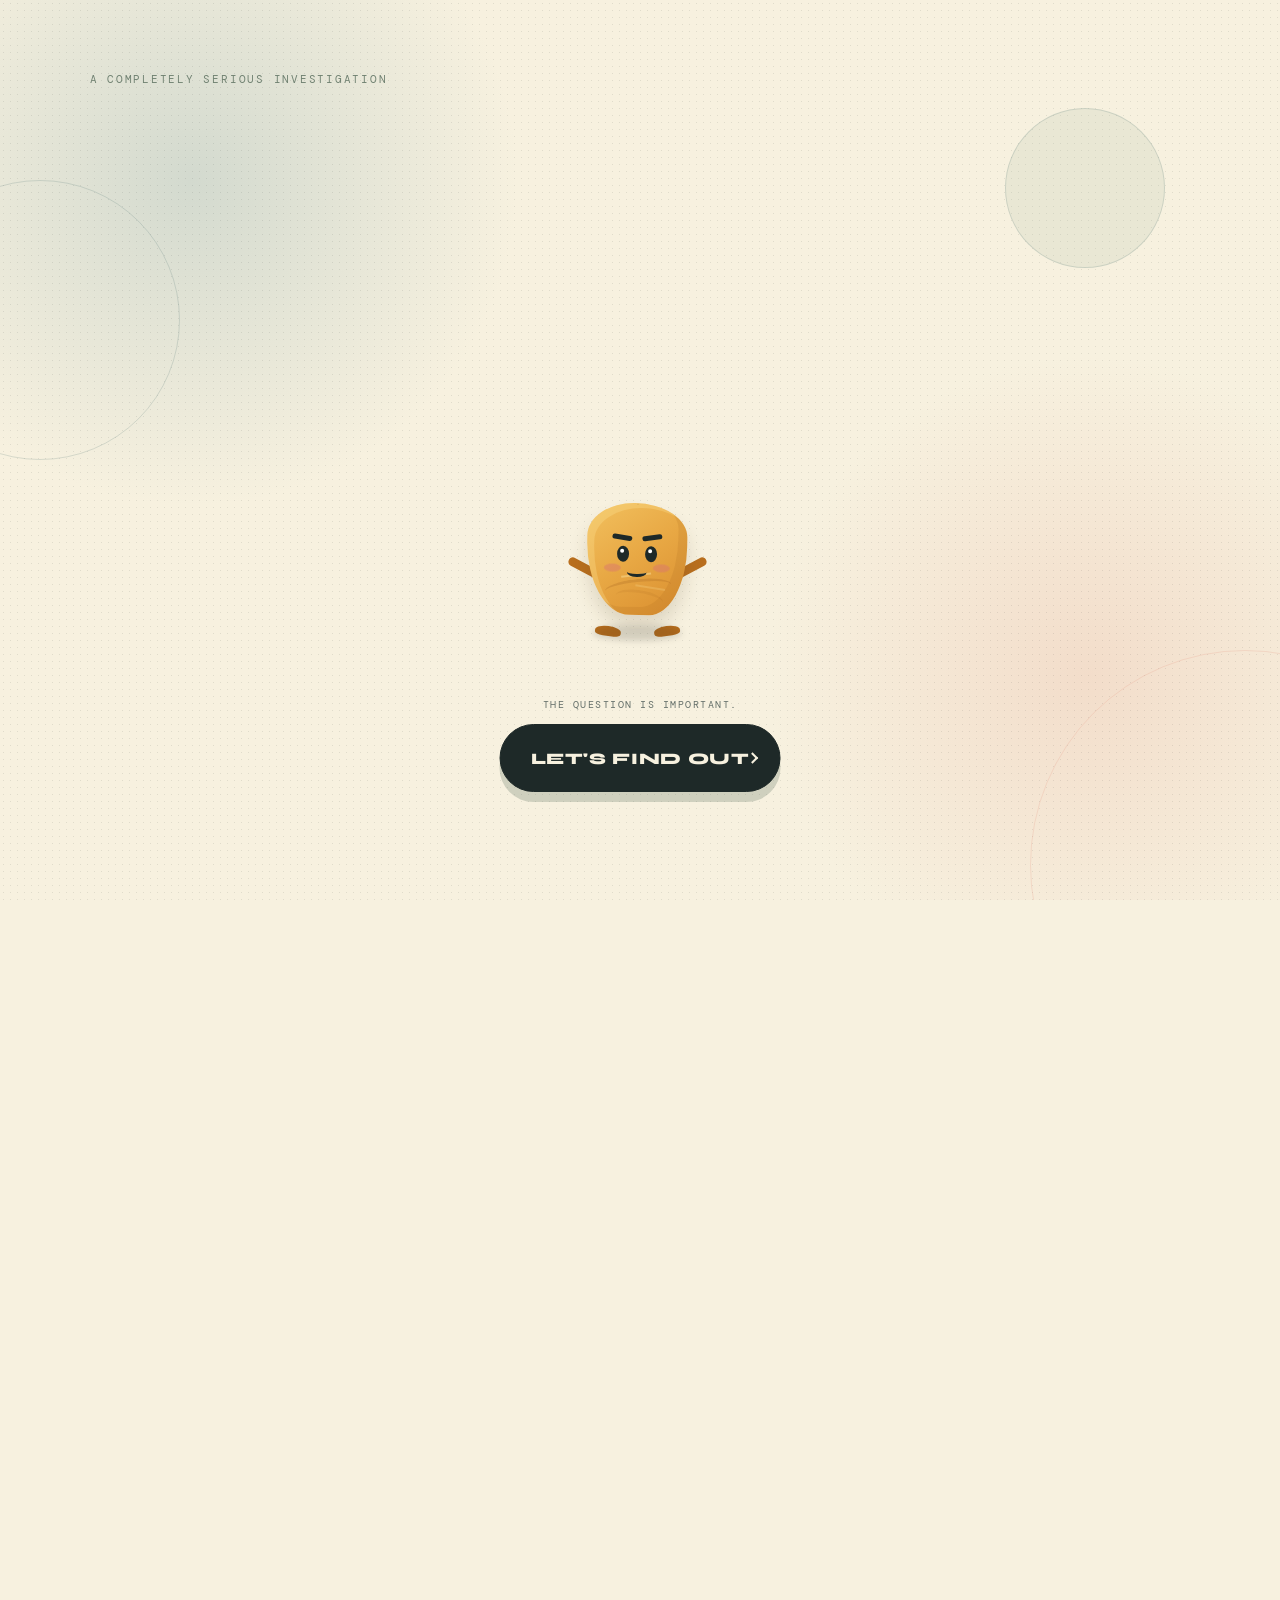
<file: frontend/index.html>
<!DOCTYPE html>
<html lang="en">
<head>
    <meta charset="UTF-8">
    <meta name="viewport" content="width=device-width, initial-scale=1.0">

    <title>Samosa Sanctity Index</title>

    <link rel="preconnect" href="https://fonts.googleapis.com">
    <link rel="preconnect" href="https://fonts.gstatic.com" crossorigin>

    <link href="https://fonts.googleapis.com/css2?family=DM+Mono:wght@400;500&family=Fraunces:opsz,wght@9..144,500;9..144,600;9..144,700&family=Manrope:wght@400;500;600;700;800&family=Syne:wght@600;700;800&display=swap" rel="stylesheet">

    <link rel="stylesheet" href="style.css">
</head>

<body>

<div class="world">

    <!-- =====================================================
         INTRO
    ====================================================== -->

    <section class="scene intro-scene active" id="introScene">

        <div class="intro-grain"></div>

        <div class="floating-shape shape-one"></div>
        <div class="floating-shape shape-two"></div>
        <div class="floating-shape shape-three"></div>

        <div class="intro-copy">
            <div class="tiny-label">A COMPLETELY SERIOUS INVESTIGATION</div>
        </div>

        <!-- MASCOT -->
        <div class="mascot-wrap intro-mascot" id="introMascot">

            <div class="mascot-shadow"></div>

            <div class="mascot">

                <div class="mascot-body">

                    <div class="pastry-fold"></div>
                    <div class="pastry-fold fold-two"></div>

                    <div class="face">

                        <div class="eyebrow eyebrow-left"></div>
                        <div class="eyebrow eyebrow-right"></div>

                        <div class="eye eye-left">
                            <span></span>
                        </div>

                        <div class="eye eye-right">
                            <span></span>
                        </div>

                        <div class="blush blush-left"></div>
                        <div class="blush blush-right"></div>

                        <div class="mouth"></div>

                    </div>

                </div>

                <div class="arm arm-left"></div>
                <div class="arm arm-right"></div>

                <div class="foot foot-left"></div>
                <div class="foot foot-right"></div>

            </div>

            <div class="speech-bubble intro-bubble" id="introBubble">
                Have you ever wondered if you're... somewhat geometrically perfect?
            </div>

        </div>

        <div class="intro-cta">
            <div class="cta-caption">THE QUESTION IS IMPORTANT.</div>

            <button class="find-button" id="findButton">
                <span>LET'S FIND OUT</span>
                <i></i>
            </button>
        </div>

    </section>


    <!-- =====================================================
         LAB / UPLOAD
    ====================================================== -->

    <section class="scene lab-scene" id="labScene">

        <div class="lab-background">
            <div class="grid-lines"></div>
            <div class="lab-orb orb-a"></div>
            <div class="lab-orb orb-b"></div>
        </div>

        <header class="lab-header">

            <div>
                <div class="eyebrow-label">THE SAMOSA LABORATORY</div>

                <h1>
                    SAMOSA
                    <span>SANCTITY</span>
                    INDEX
                </h1>
            </div>

            <div class="header-stamp">
                <span>STATUS</span>
                <strong>ACCEPTING SPECIMENS</strong>
            </div>

        </header>


        <div class="lab-content">

            <div class="lab-introduction">

                <div class="handwritten">
                    Welcome to the investigation.
                </div>

                <p>
                    We are going to compare your samosa against a
                    suspiciously precise idea of geometric perfection.
                </p>

                <div class="measurement-list">

                    <div>
                        <span>01</span>
                        <strong>ANGLES</strong>
                        <small>Are the corners behaving?</small>
                    </div>

                    <div>
                        <span>02</span>
                        <strong>SIDES</strong>
                        <small>Are the proportions respectable?</small>
                    </div>

                    <div>
                        <span>03</span>
                        <strong>SYMMETRY</strong>
                        <small>Are both sides friends?</small>
                    </div>

                </div>

            </div>


            <!-- SPECIMEN AREA -->
            <div class="specimen-zone">

                <div class="specimen-label">
                    <span>SPECIMEN 001</span>
                    <i></i>
                    <span>AWAITING SAMOSA</span>
                </div>

                <div class="specimen-box" id="specimenBox">

                    <div class="specimen-corner corner-tl"></div>
                    <div class="specimen-corner corner-tr"></div>
                    <div class="specimen-corner corner-bl"></div>
                    <div class="specimen-corner corner-br"></div>

                    <div class="empty-specimen" id="emptySpecimen">

                        <div class="plate-ring"></div>

                        <h2>PRESENT YOUR SAMOSA</h2>

                        <p>
                            Place a photograph here.
                            The tribunal awaits.
                        </p>

                        <label class="upload-button" for="fileInput">
                            CHOOSE SPECIMEN
                        </label>

                        <input
                            type="file"
                            id="fileInput"
                            accept="image/*"
                            hidden
                        >

                    </div>


                    <div class="preview-area" id="previewArea">

                        <img id="previewImage" alt="Uploaded samosa">

                        <div class="preview-overlay">
                            <span>SPECIMEN ACQUIRED</span>
                            <small id="fileName">image.jpg</small>
                        </div>

                    </div>

                </div>


                <!-- MASCOT OUTSIDE BOX -->
                <div class="mascot-guide" id="labMascot">

                    <div class="mascot lab-character">

                        <div class="mascot-body">

                            <div class="pastry-fold"></div>
                            <div class="pastry-fold fold-two"></div>

                            <div class="face">

                                <div class="eyebrow eyebrow-left"></div>
                                <div class="eyebrow eyebrow-right"></div>

                                <div class="eye eye-left">
                                    <span></span>
                                </div>

                                <div class="eye eye-right">
                                    <span></span>
                                </div>

                                <div class="blush blush-left"></div>
                                <div class="blush blush-right"></div>

                                <div class="mouth"></div>

                            </div>

                        </div>

                        <div class="arm arm-left"></div>
                        <div class="arm arm-right"></div>

                        <div class="foot foot-left"></div>
                        <div class="foot foot-right"></div>

                    </div>

                    <div class="speech-bubble lab-bubble" id="labBubble">
                        Hmm. I hope you brought a good one.
                    </div>

                </div>

            </div>

        </div>


        <div class="lab-footer">

            <button class="examine-button" id="examineButton" disabled>
                <span>BEGIN EXAMINATION</span>
                <i>→</i>
            </button>

            <div class="footer-note">
                <span class="status-dot"></span>
                COMPUTER VISION READY
            </div>

        </div>

    </section>


    <!-- =====================================================
         ANALYSIS
    ====================================================== -->

    <section class="scene analysis-scene" id="analysisScene">

        <div class="analysis-background">
            <div class="analysis-grid"></div>
        </div>

        <div class="analysis-top">

            <div>
                <div class="eyebrow-label">LIVE SPECIMEN EXAMINATION</div>
                <h1>WE ARE TAKING THIS <em>VERY</em> SERIOUSLY.</h1>
            </div>

            <div class="analysis-status">
                <span class="status-dot"></span>
                <span id="analysisStatus">OBSERVING...</span>
            </div>

        </div>


        <div class="analysis-layout">

            <div class="analysis-specimen">

                <div class="scan-frame">

                    <img id="analysisImage" alt="Specimen under analysis">

                    <div class="scan-line"></div>

                    <div class="scan-corner scan-tl"></div>
                    <div class="scan-corner scan-tr"></div>
                    <div class="scan-corner scan-bl"></div>
                    <div class="scan-corner scan-br"></div>

                    <div class="scan-tag">
                        <span>SPECIMEN</span>
                        <strong>UNDER OBSERVATION</strong>
                    </div>

                </div>

            </div>


            <div class="analysis-console">

                <div class="console-header">
                    <span>THE THINGS WE ARE THINKING ABOUT</span>
                    <span id="analysisCounter">01 / 07</span>
                </div>

                <div class="console-message" id="consoleMessage">
                    THE LITTLE TRIANGLE HAS ENTERED THE ROOM.
                </div>

                <div class="console-lines">

                    <div class="console-line" id="lineShape">
                        <span>01</span>
                        <b>SHAPE</b>
                        <i>waiting</i>
                    </div>

                    <div class="console-line" id="lineCorners">
                        <span>02</span>
                        <b>CORNERS</b>
                        <i>waiting</i>
                    </div>

                    <div class="console-line" id="lineAngles">
                        <span>03</span>
                        <b>ANGLES</b>
                        <i>waiting</i>
                    </div>

                    <div class="console-line" id="lineSides">
                        <span>04</span>
                        <b>SIDES</b>
                        <i>waiting</i>
                    </div>

                    <div class="console-line" id="lineSymmetry">
                        <span>05</span>
                        <b>SYMMETRY</b>
                        <i>waiting</i>
                    </div>

                    <div class="console-line" id="lineVerdict">
                        <span>06</span>
                        <b>VERDICT</b>
                        <i>waiting</i>
                    </div>

                </div>


                <div class="analysis-mascot">

                    <div class="mascot mini-character">

                        <div class="mascot-body">

                            <div class="pastry-fold"></div>
                            <div class="pastry-fold fold-two"></div>

                            <div class="face">

                                <div class="eyebrow eyebrow-left"></div>
                                <div class="eyebrow eyebrow-right"></div>

                                <div class="eye eye-left">
                                    <span></span>
                                </div>

                                <div class="eye eye-right">
                                    <span></span>
                                </div>

                                <div class="blush blush-left"></div>
                                <div class="blush blush-right"></div>

                                <div class="mouth"></div>

                            </div>

                        </div>

                        <div class="arm arm-left"></div>
                        <div class="arm arm-right"></div>

                        <div class="foot foot-left"></div>
                        <div class="foot foot-right"></div>

                    </div>

                    <div class="speech-bubble analysis-bubble" id="analysisBubble">
                        That side is giving me a look.
                    </div>

                </div>

            </div>

        </div>

    </section>


    <!-- =====================================================
         RESULTS
    ====================================================== -->

    <section class="scene result-scene" id="resultScene">

        <div class="result-background">
            <div class="result-glow"></div>
            <div class="result-orbit orbit-one"></div>
            <div class="result-orbit orbit-two"></div>
        </div>


        <!-- SUCCESS -->
        <div class="result-content" id="successResult">

            <div class="result-kicker">
                <span class="status-dot"></span>
                INVESTIGATION COMPLETE
            </div>

            <div class="score-area">

                <div class="score-label">
                    SAMOSA SANCTITY
                </div>

                <div class="score">
                    <span id="scoreNumber">0</span>
                    <small>%</small>
                </div>

                <div class="score-rule"></div>

                <h1 id="verdictTitle">
                    THE CHOSEN SAMOSA
                </h1>

                <p id="verdictMessage">
                    Geometry this disciplined is frankly suspicious.
                </p>

                <div class="congratulations" id="congratulations">
                    CONGRATULATIONS.
                </div>

            </div>


            <!-- CORE METRICS + GEOMETRY -->
            <div class="result-lower">

                <div class="metrics">

                    <div class="metric">

                        <div class="metric-top">
                            <span>ANGLE CONFORMITY</span>
                            <strong id="angleScore">0%</strong>
                        </div>

                        <div class="metric-bar">
                            <i id="angleBar"></i>
                        </div>

                    </div>


                    <div class="metric">

                        <div class="metric-top">
                            <span>SIDE CONFORMITY</span>
                            <strong id="sideScore">0%</strong>
                        </div>

                        <div class="metric-bar">
                            <i id="sideBar"></i>
                        </div>

                    </div>


                    <div class="metric">

                        <div class="metric-top">
                            <span>SYMMETRY</span>
                            <strong id="symmetryScore">0%</strong>
                        </div>

                        <div class="metric-bar">
                            <i id="symmetryBar"></i>
                        </div>

                    </div>

                </div>


                <div class="geometry-card">

                    <div class="geometry-heading">
                        <span>MEASURED GEOMETRY</span>
                        <small>actual specimen values</small>
                    </div>

                    <div class="geometry-diagram">

                        <div class="triangle-drawing">
                            <div class="triangle-shape"></div>

                            <span class="angle-label apex-label" id="apexAngle">
                                70°
                            </span>

                            <span class="angle-label left-angle" id="leftAngle">
                                55°
                            </span>

                            <span class="angle-label right-angle" id="rightAngle">
                                55°
                            </span>

                        </div>

                        <div class="side-values">

                            <div>
                                <span>LEFT</span>
                                <strong id="leftSide">—</strong>
                            </div>

                            <div>
                                <span>RIGHT</span>
                                <strong id="rightSide">—</strong>
                            </div>

                            <div>
                                <span>BASE</span>
                                <strong id="baseSide">—</strong>
                            </div>

                        </div>

                    </div>

                </div>

            </div>


            <!-- SSI BREAKDOWN -->
            <div class="result-breakdown">

                <div class="pie-panel">

                    <div class="ssi-pie" id="ssiPie">

                        <div class="ssi-pie-center">
                            <strong id="pieScore">0%</strong>
                            <span>FINAL SSI</span>
                        </div>

                    </div>

                </div>


                <div class="breakdown-info">

                    <div class="breakdown-heading">
                        HOW THE SSI IS COMPOSED
                    </div>

                    <p class="breakdown-intro">
                        The final score is built from the three measured
                        conformity scores using their fixed weights.
                        The pie shows the actual contribution of each
                        component to this specimen's final SSI.
                    </p>

                    <div class="breakdown-row">

                        <span class="breakdown-dot angle-dot"></span>

                        <div>
                            <strong>ANGLE CONFORMITY</strong>
                            <small>35% of final SSI</small>
                        </div>

                        <strong id="angleContribution">—</strong>

                    </div>


                    <div class="breakdown-row">

                        <span class="breakdown-dot side-dot"></span>

                        <div>
                            <strong>SIDE CONFORMITY</strong>
                            <small>35% of final SSI</small>
                        </div>

                        <strong id="sideContribution">—</strong>

                    </div>


                    <div class="breakdown-row">

                        <span class="breakdown-dot symmetry-dot"></span>

                        <div>
                            <strong>SYMMETRY</strong>
                            <small>30% of final SSI</small>
                        </div>

                        <strong id="symmetryContribution">—</strong>

                    </div>

                </div>

            </div>


            <!-- DETECTION EVIDENCE -->
            <div class="evidence-card">

                <div class="evidence-heading">
                    <span>DETECTION EVIDENCE</span>
                    <small>computer vision output</small>
                </div>

                <div class="evidence-grid">

                    <div class="evidence-item">
                        <span>DETECTION CONFIDENCE</span>
                        <strong id="detectionConfidence">—</strong>
                    </div>

                    <div class="evidence-item">
                        <span>COLOR SCORE</span>
                        <strong id="colorEvidence">—</strong>
                    </div>

                    <div class="evidence-item">
                        <span>SHAPE SCORE</span>
                        <strong id="shapeEvidence">—</strong>
                    </div>

                    <div class="evidence-item">
                        <span>TRIANGLE IDENTITY</span>
                        <strong id="triangleEvidence">—</strong>
                    </div>

                </div>

            </div>


            <!-- EXPLANATION -->
            <div class="explanation">

                <div class="explanation-heading">
                    HOW THE VERDICT WAS REACHED
                </div>

                <p>
                    <strong>ANGLE CONFORMITY</strong> —
                    How close are the corners to the ideal samosa shape?
                    The three corners are compared with the chosen ideal angles:
                    70° at the tip and 55° at each base corner.
                    Closer angles receive a higher score.
                </p>

                <p>
                    <strong>SIDE CONFORMITY</strong> —
                    Are the sides in the right proportions?
                    The measured side lengths are compared with the proportions
                    expected from the ideal triangle.
                </p>

                <p>
                    <strong>SYMMETRY</strong> —
                    Do the two sloping sides agree with each other?
                    The closer they are in length, the more symmetrical the specimen is.
                </p>

                <p>
                    <strong>FINAL SSI</strong> —
                    So... how geometrically samosa is this samosa?
                    The final score combines angle conformity (35%),
                    side conformity (35%), and symmetry (30%).
                </p>

                <div class="weakest-metric" id="weakestMetric"></div>

            </div>


            <div class="result-mascot">

                <div class="mascot result-character">

                    <div class="mascot-body">

                        <div class="pastry-fold"></div>
                        <div class="pastry-fold fold-two"></div>

                        <div class="face">

                            <div class="eyebrow eyebrow-left"></div>
                            <div class="eyebrow eyebrow-right"></div>

                            <div class="eye eye-left">
                                <span></span>
                            </div>

                            <div class="eye eye-right">
                                <span></span>
                            </div>

                            <div class="blush blush-left"></div>
                            <div class="blush blush-right"></div>

                            <div class="mouth"></div>

                        </div>

                    </div>

                    <div class="arm arm-left"></div>
                    <div class="arm arm-right"></div>

                    <div class="foot foot-left"></div>
                    <div class="foot foot-right"></div>

                </div>

                <div class="speech-bubble result-bubble" id="resultBubble">
                    Oh. OH. We did it.
                </div>

            </div>


            <button class="again-button" id="againButton">
                EXAMINE ANOTHER SAMOSA
                <span>↗</span>
            </button>

        </div>


        <!-- NON SAMOSA -->
        <div class="rejection-content" id="rejectionResult">

            <div class="rejection-symbol">?</div>

            <div class="result-kicker">
                SPECIMEN STATUS
            </div>

            <h1 id="rejectionTitle">
                SPECIMEN REJECTED
            </h1>

            <p id="rejectionMessage">
                The evidence does not meet the requirements for samosa status.
            </p>

            <div class="rejection-mascot">

                <div class="mascot sad-character">

                    <div class="mascot-body">

                        <div class="pastry-fold"></div>
                        <div class="pastry-fold fold-two"></div>

                        <div class="face">

                            <div class="eyebrow eyebrow-left"></div>
                            <div class="eyebrow eyebrow-right"></div>

                            <div class="eye eye-left">
                                <span></span>
                            </div>

                            <div class="eye eye-right">
                                <span></span>
                            </div>

                            <div class="blush blush-left"></div>
                            <div class="blush blush-right"></div>

                            <div class="mouth"></div>

                        </div>

                    </div>

                    <div class="arm arm-left"></div>
                    <div class="arm arm-right"></div>

                    <div class="foot foot-left"></div>
                    <div class="foot foot-right"></div>

                </div>

                <div class="speech-bubble rejection-bubble" id="rejectionBubble">
                    I thought we had something.
                </div>

            </div>

            <button class="again-button" id="retryButton">
                TRY ANOTHER SPECIMEN
                <span>↗</span>
            </button>

        </div>


        <!-- PROFILE UNCOOPERATIVE -->
        <div class="profile-content" id="profileResult">

            <div class="profile-icon">△</div>

            <div class="result-kicker">
                SAMOSA CONFIRMED
            </div>

            <h1>GEOMETRY UNAVAILABLE</h1>

            <p id="profileMessage">
                This is definitely a samosa.
                Unfortunately, it has chosen a deeply inconvenient angle.
            </p>

            <div class="profile-mascot">

                <div class="mascot concerned-character">

                    <div class="mascot-body">

                        <div class="pastry-fold"></div>
                        <div class="pastry-fold fold-two"></div>

                        <div class="face">

                            <div class="eyebrow eyebrow-left"></div>
                            <div class="eyebrow eyebrow-right"></div>

                            <div class="eye eye-left">
                                <span></span>
                            </div>

                            <div class="eye eye-right">
                                <span></span>
                            </div>

                            <div class="blush blush-left"></div>
                            <div class="blush blush-right"></div>

                            <div class="mouth"></div>

                        </div>

                    </div>

                    <div class="arm arm-left"></div>
                    <div class="arm arm-right"></div>

                    <div class="foot foot-left"></div>
                    <div class="foot foot-right"></div>

                </div>

                <div class="speech-bubble profile-bubble">
                    Please rotate me. I cannot work under these conditions.
                </div>

            </div>

            <button class="again-button" id="profileRetryButton">
                TRY ANOTHER ANGLE
                <span>↗</span>
            </button>

        </div>


        <!-- ERROR -->
        <div class="profile-content" id="errorResult">

            <div class="profile-icon">!</div>

            <div class="result-kicker">
                THE LAB HAS A PROBLEM
            </div>

            <h1>THE SAMOSA REFUSED TO COOPERATE.</h1>

            <p id="errorMessage">
                Something went wrong while examining the specimen.
            </p>

            <button class="again-button" id="errorRetryButton">
                TRY AGAIN
                <span>↗</span>
            </button>

        </div>

    </section>

</div>

<script src="script.js"></script>

</body>
</html>
</file>
<file: frontend/style.css>
:root {
    --ivory: #f7f1df;
    --ivory-deep: #eee5cf;

    --sage: #aebda5;
    --sage-dark: #718272;

    --blue: #8faeb0;
    --blue-dark: #466a6b;

    --peach: #e6a18c;
    --pink: #d9949e;

    --saffron: #e8a844;
    --saffron-dark: #b96f1e;

    --ink: #1e2928;
    --muted: #65706a;

    --line: rgba(30, 41, 40, .16);

    --mono: "DM Mono", monospace;
    --body: "Manrope", sans-serif;
    --display: "Syne", sans-serif;
    --editorial: "Fraunces", serif;
}

* {
    box-sizing: border-box;
    margin: 0;
    padding: 0;
}

html,
body {
    width: 100%;
    min-height: 100%;
}

body {
    overflow-x: hidden;
    background: var(--ivory);
    color: var(--ink);
    font-family: var(--body);
}

button,
input {
    font: inherit;
}

button {
    cursor: pointer;
}

.world {
    width: 100%;
    min-height: 100vh;
    overflow: hidden;
}

.scene {
    position: relative;
    width: 100%;
    min-height: 100vh;
    overflow: hidden;
}


/* =========================================================
   INTRO
========================================================= */

.intro-scene {
    background:
        radial-gradient(circle at 15% 20%, rgba(143,174,176,.35), transparent 25%),
        radial-gradient(circle at 85% 75%, rgba(230,161,140,.25), transparent 25%),
        var(--ivory);
    display: flex;
    align-items: center;
    justify-content: center;

    transition:
        opacity .8s ease,
        transform 1s cubic-bezier(.7,0,.2,1);
}

.intro-scene.leaving {
    opacity: 0;
    transform: scale(1.08);
    pointer-events: none;
}

.intro-grain {
    position: absolute;
    inset: 0;
    pointer-events: none;
    opacity: .2;

    background-image:
        radial-gradient(rgba(30,41,40,.5) .5px, transparent .5px);

    background-size: 7px 7px;
    mix-blend-mode: multiply;
}

.intro-copy {
    position: absolute;
    top: 8vh;
    left: 7vw;
}

.tiny-label,
.eyebrow-label {
    font-family: var(--mono);
    font-size: 11px;
    letter-spacing: .16em;
    text-transform: uppercase;
    color: var(--sage-dark);
}

.floating-shape {
    position: absolute;
    border: 1px solid rgba(70,106,107,.18);
    border-radius: 50%;
}

.shape-one {
    width: 280px;
    height: 280px;
    left: -100px;
    top: 20%;
}

.shape-two {
    width: 160px;
    height: 160px;
    right: 9%;
    top: 12%;
    background: rgba(174,189,165,.18);
}

.shape-three {
    width: 430px;
    height: 430px;
    right: -180px;
    bottom: -180px;
    border-color: rgba(230,161,140,.25);
}


/* =========================================================
   MASCOT
========================================================= */

.mascot-wrap {
    position: absolute;
    z-index: 20;
}

.intro-mascot {
    left: -180px;
    bottom: 29vh;
}

.mascot {
    position: relative;
    width: 135px;
    height: 145px;
}

.mascot-body {
    position: absolute;
    width: 100px;
    height: 112px;
    left: 17px;
    top: 9px;

    background:
        linear-gradient(
            145deg,
            #f2c15f 0%,
            var(--saffron) 48%,
            #d98d2e 100%
        );

    border-radius: 48% 54% 38% 44% / 30% 31% 63% 67%;

    transform: rotate(1deg);

    box-shadow:
        inset -9px -8px 0 rgba(158,91,26,.14),
        inset 7px 5px 0 rgba(255,235,159,.25),
        0 12px 18px rgba(80,60,30,.15);
}

.mascot-body::before {
    content: "";
    position: absolute;
    inset: 0;

    clip-path: polygon(
        50% 0%,
        94% 82%,
        72% 94%,
        29% 94%,
        6% 82%
    );

    background: transparent;
    border: 2px solid rgba(154,91,28,.15);
}

.pastry-fold {
    position: absolute;
    width: 67px;
    height: 18px;

    top: 76px;
    left: 18px;

    border-top: 3px solid rgba(154,91,28,.23);
    border-radius: 50%;

    transform: rotate(-7deg);
}

.pastry-fold::after {
    content: "";
    position: absolute;
    left: 18px;
    top: -8px;

    width: 30px;
    height: 2px;

    background: rgba(255,237,171,.4);
}

.fold-two {
    top: 87px;
    left: 29px;
    width: 48px;
    opacity: .5;
    transform: rotate(8deg);
}


/* FACE */

.face {
    position: absolute;
    inset: 0;
}

.eye {
    position: absolute;

    width: 12px;
    height: 16px;

    top: 43px;

    background: var(--ink);
    border-radius: 50%;
    z-index: 5;

    transition:
        transform .3s ease,
        height .3s ease;
}

.eye span {
    position: absolute;
    width: 4px;
    height: 4px;
    background: white;
    border-radius: 50%;
    top: 3px;
    left: 3px;
}

.eye-left {
    left: 30px;
}

.eye-right {
    right: 30px;
}

.eyebrow {
    position: absolute;
    width: 20px;
    height: 5px;

    top: 32px;

    background: var(--ink);
    border-radius: 100px;

    z-index: 6;

    transition: transform .35s ease;
}

.eyebrow-left {
    left: 25px;
    transform: rotate(8deg);
}

.eyebrow-right {
    right: 25px;
    transform: rotate(-8deg);
}

.blush {
    position: absolute;

    width: 17px;
    height: 8px;

    top: 61px;

    background: rgba(217,118,110,.48);
    border-radius: 50%;

    filter: blur(.5px);
}

.blush-left {
    left: 17px;
}

.blush-right {
    right: 17px;
}

.mouth {
    position: absolute;

    width: 20px;
    height: 10px;

    left: 40px;
    top: 64px;

    border-bottom: 3px solid var(--ink);
    border-radius: 0 0 50% 50%;

    transition:
        width .3s ease,
        height .3s ease,
        border .3s ease;
}


/* ARMS */

.arm {
    position: absolute;

    width: 33px;
    height: 9px;

    top: 69px;

    background: var(--saffron-dark);
    border-radius: 100px;

    z-index: -1;

    transform-origin: center;
}

.arm-left {
    left: -3px;
    transform: rotate(28deg);
}

.arm-right {
    right: -3px;
    transform: rotate(-28deg);
}


/* FEET */

.foot {
    position: absolute;

    width: 26px;
    height: 10px;

    bottom: 3px;

    background: var(--saffron-dark);
    border-radius: 70% 70% 45% 45%;

    z-index: -1;
}

.foot-left {
    left: 25px;
    transform: rotate(8deg);
}

.foot-right {
    right: 25px;
    transform: rotate(-8deg);
}


/* MASCOT EXPRESSIONS */

.mascot.happy .mouth {
    height: 14px;
    width: 24px;
}

.mascot.happy .eyebrow-left {
    transform: rotate(-13deg) translateY(-4px);
}

.mascot.happy .eyebrow-right {
    transform: rotate(13deg) translateY(-4px);
}

.mascot.excited .eye {
    transform: scale(1.18);
}

.mascot.excited .mouth {
    width: 26px;
    height: 19px;
    border: 3px solid var(--ink);
    border-radius: 50%;
    background: rgba(255,255,255,.15);
}

.mascot.excited .arm-left {
    transform: rotate(-48deg);
}

.mascot.excited .arm-right {
    transform: rotate(48deg);
}

.mascot.thinking .eye-left {
    transform: translateY(2px);
}

.mascot.thinking .eye-right {
    transform: translateY(-1px);
}

.mascot.thinking .mouth {
    width: 15px;
    border-radius: 0;
    transform: rotate(-8deg);
}

.mascot.nervous .eyebrow-left {
    transform: rotate(18deg) translateY(4px);
}

.mascot.nervous .eyebrow-right {
    transform: rotate(-18deg) translateY(4px);
}

.mascot.nervous .mouth {
    width: 17px;
    height: 4px;
    border-bottom: 3px solid var(--ink);
}

.mascot.sad .eyebrow-left {
    transform: rotate(25deg) translateY(3px);
}

.mascot.sad .eyebrow-right {
    transform: rotate(-25deg) translateY(3px);
}

.mascot.sad .mouth {
    transform: rotate(180deg);
    top: 72px;
}

.mascot.shocked .mouth {
    width: 18px;
    height: 18px;
    border: 3px solid var(--ink);
    border-radius: 50%;
}

.mascot.impatient .foot-left {
    animation: impatientFoot .25s infinite alternate;
}

.mascot.impatient .foot-right {
    animation: impatientFoot .25s infinite alternate-reverse;
}

@keyframes impatientFoot {
    to {
        transform: translateY(-5px) rotate(8deg);
    }
}


/* WALK */

.walking {
    animation: walkBounce .35s infinite alternate ease-in-out;
}

@keyframes walkBounce {
    from {
        transform: translateY(0) rotate(-2deg);
    }

    to {
        transform: translateY(-9px) rotate(2deg);
    }
}

.mascot-shadow {
    position: absolute;
    width: 90px;
    height: 16px;
    background: rgba(40,45,35,.15);
    border-radius: 50%;
    bottom: -2px;
    left: 22px;
    filter: blur(3px);
}


/* SPEECH */

.speech-bubble {
    position: absolute;

    width: max-content;
    max-width: 280px;

    padding: 14px 18px;

    background: rgba(255,249,232,.96);

    border: 1px solid rgba(30,41,40,.13);

    border-radius: 18px 18px 18px 5px;

    font-family: var(--editorial);
    font-size: 15px;
    line-height: 1.35;

    box-shadow: 0 12px 30px rgba(50,50,40,.1);

    opacity: 0;
    transform: translateY(8px) scale(.96);

    transition:
        opacity .45s ease,
        transform .45s ease;
}

.speech-bubble.show {
    opacity: 1;
    transform: translateY(0) scale(1);
}

.intro-bubble {
    left: 98px;
    top: -50px;
}


/* INTRO CTA */

.intro-cta {
    position: absolute;
    left: 50%;
    bottom: 12vh;
    transform: translateX(-50%);
    text-align: center;
}

.cta-caption {
    font-family: var(--mono);
    font-size: 10px;
    letter-spacing: .15em;
    margin-bottom: 13px;
    color: var(--muted);
}

.find-button {
    position: relative;

    min-width: 260px;
    height: 68px;

    padding: 0 30px;

    border: 1px solid var(--ink);
    border-radius: 100px;

    background: var(--ink);
    color: var(--ivory);

    font-family: var(--display);
    font-weight: 800;
    letter-spacing: .04em;

    box-shadow: 0 10px 0 rgba(113,130,114,.3);

    transition:
        transform .25s ease,
        box-shadow .25s ease;
}

.find-button:hover {
    transform: translateY(-4px);
    box-shadow: 0 14px 0 rgba(113,130,114,.3);
}

.find-button i {
    position: absolute;
    right: 23px;
    top: 50%;

    width: 8px;
    height: 8px;

    border-right: 2px solid var(--ivory);
    border-top: 2px solid var(--ivory);

    transform: translateY(-50%) rotate(45deg);
}


/* =========================================================
   LAB
========================================================= */

.lab-scene {
    position: absolute;
    inset: 0;

    min-height: 100vh;
    height: 100vh;

    overflow-y: auto;
    overflow-x: hidden;

    background:
        radial-gradient(circle at 75% 20%, rgba(143,174,176,.38), transparent 28%),
        radial-gradient(circle at 12% 80%, rgba(230,161,140,.22), transparent 25%),
        var(--ivory);

    opacity: 0;
    transform: translateY(100%);
    pointer-events: none;

    transition:
        opacity .9s ease,
        transform 1.1s cubic-bezier(.76,0,.24,1);
}

.lab-scene.active {
    opacity: 1;
    transform: translateY(0);
    pointer-events: auto;
}

.lab-background {
    position: absolute;
    inset: 0;
}

.grid-lines {
    position: absolute;
    inset: 0;

    background-image:
        linear-gradient(rgba(30,41,40,.04) 1px, transparent 1px),
        linear-gradient(90deg, rgba(30,41,40,.04) 1px, transparent 1px);

    background-size: 55px 55px;
}

.lab-orb {
    position: absolute;
    border-radius: 50%;
    filter: blur(1px);
}

.orb-a {
    width: 330px;
    height: 330px;
    background: rgba(174,189,165,.25);
    right: -100px;
    top: -100px;
}

.orb-b {
    width: 220px;
    height: 220px;
    background: rgba(230,161,140,.16);
    left: -90px;
    bottom: -70px;
}

.lab-header {
    position: relative;
    z-index: 5;

    display: flex;
    justify-content: space-between;
    align-items: flex-start;

    padding: 7vh 7vw 0;
}

.lab-header h1 {
    margin-top: 12px;

    font-family: var(--display);
    font-size: clamp(45px, 6vw, 88px);
    line-height: .83;
    letter-spacing: -.055em;
}

.lab-header h1 span {
    display: block;
    color: var(--blue-dark);
}

.header-stamp {
    padding: 13px 17px;

    border: 1px solid var(--line);
    border-radius: 8px;

    background: rgba(247,241,223,.7);

    font-family: var(--mono);
    font-size: 9px;
    letter-spacing: .1em;
}

.header-stamp span,
.header-stamp strong {
    display: block;
}

.header-stamp strong {
    margin-top: 5px;
    color: var(--sage-dark);
}

.lab-content {
    position: relative;
    z-index: 3;

    display: grid;
    grid-template-columns: .7fr 1.3fr;
    gap: 5vw;

    padding: 5vh 7vw 0;
}

.lab-introduction {
    max-width: 400px;
    padding-top: 4vh;
}

.handwritten {
    font-family: var(--editorial);
    font-size: 28px;
    margin-bottom: 15px;
}

.lab-introduction > p {
    color: var(--muted);
    line-height: 1.7;
}

.measurement-list {
    margin-top: 38px;
}

.measurement-list > div {
    display: grid;
    grid-template-columns: 32px 1fr;
    column-gap: 12px;

    padding: 14px 0;

    border-top: 1px solid var(--line);
}

.measurement-list span {
    font-family: var(--mono);
    color: var(--peach);
}

.measurement-list strong {
    font-family: var(--display);
    font-size: 13px;
}

.measurement-list small {
    grid-column: 2;
    color: var(--muted);
    margin-top: 3px;
}


/* SPECIMEN */

.specimen-zone {
    position: relative;
    min-height: 440px;
    padding-bottom: 30px;
}

.specimen-label {
    display: flex;
    gap: 12px;
    align-items: center;

    margin-bottom: 10px;

    font-family: var(--mono);
    font-size: 9px;
    letter-spacing: .12em;
    color: var(--muted);
}

.specimen-label i {
    width: 5px;
    height: 5px;
    background: var(--peach);
    border-radius: 50%;
}

.specimen-box {
    position: relative;

    height: 430px;

    border: 1px solid rgba(30,41,40,.22);
    background:
        linear-gradient(
            135deg,
            rgba(255,255,255,.42),
            rgba(143,174,176,.13)
        );

    overflow: hidden;
}

.specimen-corner {
    position: absolute;
    width: 25px;
    height: 25px;
    border-color: var(--blue-dark);
    opacity: .6;
}

.corner-tl {
    top: 15px;
    left: 15px;
    border-top: 2px solid;
    border-left: 2px solid;
}

.corner-tr {
    top: 15px;
    right: 15px;
    border-top: 2px solid;
    border-right: 2px solid;
}

.corner-bl {
    bottom: 15px;
    left: 15px;
    border-bottom: 2px solid;
    border-left: 2px solid;
}

.corner-br {
    bottom: 15px;
    right: 15px;
    border-bottom: 2px solid;
    border-right: 2px solid;
}

.empty-specimen {
    height: 100%;
    display: flex;
    flex-direction: column;
    align-items: center;
    justify-content: center;

    text-align: center;
}

.plate-ring {
    position: absolute;
    width: 280px;
    height: 280px;
    border: 1px dashed rgba(70,106,107,.18);
    border-radius: 50%;
}

.empty-specimen h2 {
    position: relative;
    font-family: var(--display);
    font-size: 22px;
    letter-spacing: -.02em;
}

.empty-specimen p {
    position: relative;

    max-width: 300px;

    margin: 9px 0 22px;

    color: var(--muted);
    font-family: var(--editorial);
}

.upload-button {
    position: relative;
    z-index: 10;

    display: inline-flex;
    align-items: center;
    justify-content: center;

    height: 46px;
    padding: 0 24px;

    background: var(--blue-dark);
    color: white;

    border-radius: 100px;

    font-family: var(--mono);
    font-size: 10px;
    letter-spacing: .08em;

    cursor: pointer;

    transition: transform .2s ease;
}

.upload-button:hover {
    transform: translateY(-3px);
}


/* PREVIEW */

.preview-area {
    position: absolute;
    inset: 0;

    display: none;
}

.preview-area.visible {
    display: block;
}

.preview-area img {
    width: 100%;
    height: 100%;
    object-fit: contain;
    padding: 25px;
}

.preview-overlay {
    position: absolute;
    left: 22px;
    bottom: 20px;

    display: flex;
    flex-direction: column;

    padding: 10px 14px;

    background: rgba(30,41,40,.92);
    color: var(--ivory);

    font-family: var(--mono);
}

.preview-overlay span {
    font-size: 9px;
    letter-spacing: .1em;
}

.preview-overlay small {
    margin-top: 4px;
    opacity: .6;
}


/* LAB MASCOT OUTSIDE BOX */

.mascot-guide {
    position: absolute;
    right: -35px;
    bottom: -15px;

    z-index: 10;

    display: flex;
    align-items: center;
    gap: 10px;

    transform: scale(.86);
}

.lab-bubble {
    position: relative;
    left: auto;
    top: auto;

    max-width: 190px;
}

.lab-character {
    animation: mascotFloat 3s ease-in-out infinite;
}

@keyframes mascotFloat {
    50% {
        transform: translateY(-8px) rotate(1deg);
    }
}


/* FOOTER */

.lab-footer {
    position: relative;
    z-index: 15;

    margin: 20px 7vw 35px;

    display: flex;
    align-items: center;
    justify-content: space-between;
}

.examine-button,
.again-button {
    border: 0;
    background: var(--ink);
    color: var(--ivory);

    border-radius: 100px;

    font-family: var(--display);
    font-weight: 800;
    letter-spacing: .03em;

    transition:
        transform .2s ease,
        opacity .2s ease;
}

.examine-button {
    height: 55px;
    padding: 0 23px;

    opacity: 0;
    visibility: hidden;
    pointer-events: none;
    transform: translateY(6px);
}

.examine-button.visible {
    opacity: 1;
    visibility: visible;
    pointer-events: auto;
    transform: translateY(0);
}

.examine-button i {
    font-style: normal;
    margin-left: 15px;
}

.examine-button:disabled {
    cursor: not-allowed;
}

.examine-button:not(:disabled):hover,
.again-button:hover {
    transform: translateY(-3px);
}

.footer-note {
    font-family: var(--mono);
    font-size: 9px;
    color: var(--muted);
}

.status-dot {
    display: inline-block;

    width: 7px;
    height: 7px;

    margin-right: 7px;

    border-radius: 50%;
    background: #779d77;

    box-shadow: 0 0 0 4px rgba(119,157,119,.14);
}


/* =========================================================
   ANALYSIS
========================================================= */

.analysis-scene {
    position: absolute;
    inset: 0;

    background: #182625;
    color: var(--ivory);

    opacity: 0;
    pointer-events: none;

    transition:
        opacity .8s ease,
        transform 1s cubic-bezier(.76,0,.24,1);
}

.analysis-scene.active {
    opacity: 1;
    pointer-events: auto;
}

.analysis-background {
    position: absolute;
    inset: 0;
}

.analysis-grid {
    position: absolute;
    inset: 0;

    opacity: .15;

    background-image:
        linear-gradient(rgba(247,241,223,.12) 1px, transparent 1px),
        linear-gradient(90deg, rgba(247,241,223,.12) 1px, transparent 1px);

    background-size: 45px 45px;
}

.analysis-top {
    position: relative;
    z-index: 4;

    display: flex;
    justify-content: space-between;
    align-items: flex-start;

    padding: 6vh 6vw 0;
}

.analysis-top .eyebrow-label {
    color: #9ab2ad;
}

.analysis-top h1 {
    margin-top: 10px;

    max-width: 650px;

    font-family: var(--display);
    font-size: clamp(28px, 4vw, 58px);
    line-height: .95;
    letter-spacing: -.04em;
}

.analysis-top h1 em {
    color: var(--peach);
    font-family: var(--editorial);
    font-weight: 500;
}

.analysis-status {
    font-family: var(--mono);
    font-size: 10px;
    letter-spacing: .1em;
    color: #aebdb5;
}


/* ANALYSIS LAYOUT */

.analysis-layout {
    position: relative;
    z-index: 3;

    display: grid;
    grid-template-columns: 1.1fr .9fr;

    gap: 5vw;

    height: calc(100vh - 210px);

    padding: 5vh 6vw;
}

.analysis-specimen {
    display: flex;
    align-items: center;
}

.scan-frame {
    position: relative;

    width: 100%;
    height: 62vh;

    overflow: hidden;

    background: #101b1a;

    border: 1px solid rgba(247,241,223,.18);
}

.scan-frame img {
    width: 100%;
    height: 100%;

    object-fit: contain;

    opacity: .88;
}

.scan-line {
    position: absolute;

    left: 0;
    right: 0;

    height: 2px;

    background: var(--peach);

    box-shadow: 0 0 20px rgba(230,161,140,.8);

    animation: scanMove 2.7s infinite ease-in-out;
}

@keyframes scanMove {
    from {
        top: 5%;
    }

    to {
        top: 95%;
    }
}

.scan-corner {
    position: absolute;

    width: 25px;
    height: 25px;

    border-color: #d6e3c8;
}

.scan-tl {
    top: 16px;
    left: 16px;
    border-top: 2px solid;
    border-left: 2px solid;
}

.scan-tr {
    top: 16px;
    right: 16px;
    border-top: 2px solid;
    border-right: 2px solid;
}

.scan-bl {
    bottom: 16px;
    left: 16px;
    border-bottom: 2px solid;
    border-left: 2px solid;
}

.scan-br {
    bottom: 16px;
    right: 16px;
    border-bottom: 2px solid;
    border-right: 2px solid;
}

.scan-tag {
    position: absolute;

    left: 20px;
    bottom: 20px;

    display: flex;
    flex-direction: column;

    font-family: var(--mono);
    font-size: 9px;

    background: rgba(24,38,37,.82);

    padding: 10px 12px;
}

.scan-tag strong {
    color: var(--peach);
    margin-top: 3px;
}


/* CONSOLE */

.analysis-console {
    position: relative;

    padding-top: 10px;
}

.console-header {
    display: flex;
    justify-content: space-between;

    padding-bottom: 12px;

    border-bottom: 1px solid rgba(247,241,223,.14);

    color: #879b95;

    font-family: var(--mono);
    font-size: 9px;
    letter-spacing: .08em;
}

.console-message {
    min-height: 100px;

    padding: 28px 0;

    color: #e8dfc8;

    font-family: var(--mono);
    font-size: clamp(16px, 1.5vw, 22px);
    line-height: 1.5;
}

.console-lines {
    border-top: 1px solid rgba(247,241,223,.1);
}

.console-line {
    display: grid;
    grid-template-columns: 35px 1fr auto;

    padding: 15px 0;

    border-bottom: 1px solid rgba(247,241,223,.08);

    font-family: var(--mono);
    font-size: 10px;

    opacity: .4;

    transition:
        opacity .35s ease,
        transform .35s ease;
}

.console-line.active {
    opacity: 1;
    transform: translateX(7px);
}

.console-line.done {
    opacity: .75;
}

.console-line b {
    font-weight: 400;
}

.console-line i {
    font-style: normal;
    color: var(--peach);
}


/* ANALYSIS MASCOT */

.analysis-mascot {
    position: absolute;

    right: 0;
    bottom: 0;

    display: flex;
    align-items: center;
}

.mini-character {
    transform: scale(.7);
    transform-origin: bottom right;
}

.analysis-bubble {
    position: relative;
    left: auto;
    top: auto;

    color: var(--ink);
}


/* =========================================================
   RESULTS
========================================================= */

.result-scene {
    position: absolute;
    inset: 0;

    min-height: 100vh;

    overflow-y: auto;
    overflow-x: hidden;

    background:
        radial-gradient(circle at 50% 15%, rgba(174,189,165,.45), transparent 25%),
        var(--ivory);

    opacity: 0;
    transform: scale(.94);

    pointer-events: none;

    transition:
        opacity 1s ease,
        transform 1.1s cubic-bezier(.76,0,.24,1);
}

.result-scene.active {
    opacity: 1;
    transform: scale(1);
    pointer-events: auto;
}

.result-background {
    position: absolute;
    inset: 0;
}

.result-glow {
    position: absolute;

    width: 650px;
    height: 650px;

    left: 50%;
    top: -380px;

    transform: translateX(-50%);

    background: rgba(143,174,176,.18);

    border-radius: 50%;

    filter: blur(15px);
}

.result-orbit {
    position: absolute;

    border: 1px solid rgba(70,106,107,.11);

    border-radius: 50%;
}

.orbit-one {
    width: 750px;
    height: 750px;

    left: 50%;
    top: -250px;

    transform: translateX(-50%);
}

.orbit-two {
    width: 1050px;
    height: 1050px;

    left: 50%;
    top: -400px;

    transform: translateX(-50%);
}


/* SUCCESS */

.result-content {
    position: relative;
    z-index: 3;

    width: min(1200px, 88vw);

    margin: 0 auto;

    padding: 6vh 0 7vh;
}

.result-kicker {
    text-align: center;

    font-family: var(--mono);
    font-size: 10px;
    letter-spacing: .15em;

    color: var(--sage-dark);
}

.score-area {
    text-align: center;
    margin-top: 2vh;
}

.score-label {
    font-family: var(--mono);
    font-size: 11px;
    letter-spacing: .16em;
    color: var(--muted);
}

.score {
    margin-top: 5px;

    font-family: var(--display);
    font-size: clamp(110px, 17vw, 220px);
    font-weight: 800;
    line-height: .75;

    letter-spacing: -.09em;

    color: var(--ink);
}

.score small {
    font-size: .3em;
    letter-spacing: -.02em;
    color: var(--blue-dark);
}

.score-rule {
    width: 80px;
    height: 3px;

    margin: 24px auto 20px;

    background: var(--peach);
}

.score-area h1 {
    font-family: var(--display);
    font-size: clamp(24px, 3vw, 44px);
    letter-spacing: -.04em;
}

.score-area > p {
    max-width: 600px;

    margin: 10px auto 0;

    color: var(--muted);

    font-family: var(--editorial);
    font-size: 18px;
    line-height: 1.45;
}

.congratulations {
    display: none;

    margin-top: 14px;

    color: var(--peach);

    font-family: var(--display);
    font-size: 13px;
    letter-spacing: .15em;
}

.congratulations.visible {
    display: block;
}


/* RESULT LOWER */

.result-lower {
    display: grid;
    grid-template-columns: 1fr 1fr;

    gap: 5vw;

    margin-top: 6vh;
}

.metrics {
    padding-top: 5px;
}

.metric {
    margin-bottom: 25px;
}

.metric-top {
    display: flex;
    justify-content: space-between;

    font-family: var(--mono);
    font-size: 10px;
}

.metric-top strong {
    color: var(--blue-dark);
}

.metric-bar {
    height: 7px;

    margin-top: 9px;

    background: rgba(70,106,107,.11);

    border-radius: 100px;
    overflow: hidden;
}

.metric-bar i {
    display: block;

    width: 0%;
    height: 100%;

    background: var(--blue-dark);

    border-radius: inherit;

    transition: width 1.2s cubic-bezier(.2,.8,.2,1);
}


/* =========================================================
   SSI BREAKDOWN
========================================================= */

.result-breakdown {
    display: grid;
    grid-template-columns: .85fr 1.15fr;
    gap: 28px;

    margin-top: 5vh;
    padding: 24px;

    border: 1px solid var(--line);
    background: rgba(255,255,255,.22);
}

.pie-panel {
    display: flex;
    align-items: center;
    justify-content: center;
}

.ssi-pie {
    --angle-share: 34.33%;
    --side-share: 34.95%;
    --symmetry-share: 30.72%;

    position: relative;

    width: 190px;
    aspect-ratio: 1;

    border-radius: 50%;

    background:
        conic-gradient(
            var(--blue-dark) 0 var(--angle-share),
            var(--peach) var(--angle-share) calc(var(--angle-share) + var(--side-share)),
            var(--sage-dark) calc(var(--angle-share) + var(--side-share)) 100%
        );

    box-shadow:
        0 14px 30px rgba(50,60,50,.12),
        inset 0 0 0 1px rgba(30,41,40,.08);
}

.ssi-pie::after {
    content: "";
    position: absolute;

    width: 104px;
    height: 104px;

    left: 50%;
    top: 50%;

    transform: translate(-50%, -50%);

    background: var(--ivory);

    border-radius: 50%;

    box-shadow: inset 0 0 0 1px var(--line);
}

.ssi-pie-center {
    position: absolute;
    z-index: 2;

    inset: 0;

    display: flex;
    flex-direction: column;
    align-items: center;
    justify-content: center;

    text-align: center;
}

.ssi-pie-center strong {
    font-family: var(--display);
    font-size: 25px;
    line-height: 1;
}

.ssi-pie-center span {
    margin-top: 5px;

    font-family: var(--mono);
    font-size: 7px;
    letter-spacing: .1em;

    color: var(--muted);
}

.breakdown-heading {
    margin-bottom: 18px;

    font-family: var(--mono);
    font-size: 10px;
    letter-spacing: .13em;
}

.breakdown-intro {
    margin-bottom: 17px;

    color: var(--muted);
    font-size: 12px;
    line-height: 1.6;
}

.breakdown-row {
    display: grid;
    grid-template-columns: 12px 1fr auto;
    align-items: center;
    gap: 9px;

    padding: 10px 0;

    border-top: 1px solid var(--line);
}

.breakdown-dot {
    width: 8px;
    height: 8px;
    border-radius: 50%;
}

.breakdown-dot.angle-dot {
    background: var(--blue-dark);
}

.breakdown-dot.side-dot {
    background: var(--peach);
}

.breakdown-dot.symmetry-dot {
    background: var(--sage-dark);
}

.breakdown-row strong {
    font-family: var(--display);
    font-size: 12px;
}

.breakdown-row small {
    display: block;

    margin-top: 2px;

    color: var(--muted);
    font-family: var(--mono);
    font-size: 8px;
}

.breakdown-row > strong:last-child {
    font-family: var(--mono);
    color: var(--blue-dark);
}


/* =========================================================
   DETECTION EVIDENCE
========================================================= */

.evidence-card {
    margin-top: 24px;

    padding: 22px;

    border: 1px solid var(--line);
    background: rgba(255,255,255,.20);
}

.evidence-heading {
    display: flex;
    justify-content: space-between;
    align-items: baseline;

    margin-bottom: 16px;

    font-family: var(--mono);
    font-size: 9px;
    letter-spacing: .1em;
}

.evidence-heading small {
    color: var(--muted);
}

.evidence-grid {
    display: grid;
    grid-template-columns: repeat(4, 1fr);
    gap: 0;
}

.evidence-item {
    padding: 12px 14px;

    border-left: 1px solid var(--line);
}

.evidence-item:first-child {
    border-left: 0;
    padding-left: 0;
}

.evidence-item:last-child {
    padding-right: 0;
}

.evidence-item span {
    display: block;

    margin-bottom: 6px;

    font-family: var(--mono);
    font-size: 8px;
    letter-spacing: .05em;

    color: var(--muted);
}

.evidence-item strong {
    font-family: var(--display);
    font-size: 17px;
}


/* =========================================================
   GEOMETRY
========================================================= */

.geometry-card {
    padding: 22px;

    border: 1px solid var(--line);

    background: rgba(255,255,255,.28);
}

.geometry-heading {
    display: flex;
    justify-content: space-between;
    align-items: baseline;

    font-family: var(--mono);
    font-size: 9px;
    letter-spacing: .1em;
}

.geometry-heading small {
    color: var(--muted);
}

.geometry-diagram {
    display: grid;
    grid-template-columns: 1fr .8fr;

    align-items: center;

    margin-top: 18px;
}

.triangle-drawing {
    position: relative;

    height: 180px;
}

.triangle-shape {
    position: absolute;

    width: 140px;
    height: 130px;

    left: 50%;
    top: 50%;

    transform: translate(-50%, -50%);

    clip-path: polygon(50% 0%, 100% 100%, 0% 100%);

    background: var(--saffron);

    filter: drop-shadow(0 8px 8px rgba(100,70,20,.12));
}

.angle-label {
    position: absolute;

    z-index: 2;

    padding: 4px 6px;

    background: var(--ivory);

    font-family: var(--mono);
    font-size: 9px;
}

.apex-label {
    top: 10px;
    left: 50%;
    transform: translateX(-50%);
}

.left-angle {
    bottom: 23px;
    left: 15px;
}

.right-angle {
    bottom: 23px;
    right: 15px;
}

.side-values > div {
    padding: 11px 0;
    border-bottom: 1px solid var(--line);
}

.side-values span {
    display: block;

    font-family: var(--mono);
    font-size: 8px;

    color: var(--muted);
}

.side-values strong {
    font-family: var(--display);
    font-size: 15px;
}


/* =========================================================
   EXPLANATION
========================================================= */

.explanation {
    margin-top: 5vh;

    max-width: 900px;
}

.explanation-heading {
    margin-bottom: 13px;

    font-family: var(--mono);
    font-size: 10px;
    letter-spacing: .13em;
}

.explanation p {
    margin-bottom: 13px;

    color: var(--muted);

    line-height: 1.65;
    font-size: 13px;
}

.explanation p strong {
    font-family: var(--mono);
    font-size: 10px;
    letter-spacing: .06em;
    color: var(--blue-dark);
}

.weakest-metric {
    display: inline-block;

    margin-top: 8px;

    padding: 9px 12px;

    background: rgba(230,161,140,.16);

    color: #8e584c;

    font-family: var(--mono);
    font-size: 9px;
}


/* RESULT MASCOT */

.result-mascot {
    position: absolute;

    right: -30px;
    bottom: 30px;

    display: flex;
    align-items: center;
}

.result-character {
    transform: scale(.75);
}

.result-bubble {
    position: relative;
    left: auto;
    top: auto;
}


/* AGAIN */

.again-button {
    display: block;

    margin: 5vh auto 0;

    height: 52px;

    padding: 0 22px;

    font-size: 11px;
}

.again-button span {
    margin-left: 15px;
}


/* REJECTION */

.rejection-content,
.profile-content {
    position: relative;
    z-index: 4;

    display: none;

    width: min(850px, 88vw);

    margin: 0 auto;

    padding-top: 16vh;

    text-align: center;
}

.rejection-content.active,
.profile-content.active {
    display: block;
}

.rejection-symbol,
.profile-icon {
    display: flex;
    align-items: center;
    justify-content: center;

    width: 90px;
    height: 90px;

    margin: 0 auto 25px;

    border: 1px solid var(--peach);
    border-radius: 50%;

    font-family: var(--display);
    font-size: 42px;

    color: var(--peach);
}

.rejection-content h1,
.profile-content h1 {
    margin-top: 15px;

    font-family: var(--display);
    font-size: clamp(40px, 6vw, 75px);
    line-height: .9;
    letter-spacing: -.05em;
}

.rejection-content > p,
.profile-content > p {
    max-width: 650px;

    margin: 20px auto;

    color: var(--muted);

    font-family: var(--editorial);
    font-size: 19px;
    line-height: 1.5;
}

.rejection-mascot,
.profile-mascot {
    display: flex;
    justify-content: center;
    align-items: center;

    margin: 20px auto;
}

.sad-character,
.concerned-character {
    transform: scale(.8);
}

.rejection-bubble,
.profile-bubble {
    position: relative;
    left: auto;
    top: auto;
}


/* HIDE RESULT TYPES */

#rejectionResult,
#profileResult,
#errorResult {
    display: none;
}


/* =========================================================
   RESPONSIVE
========================================================= */

@media (max-width: 900px) {

    .lab-header {
        padding-top: 5vh;
    }

    .lab-header h1 {
        font-size: 50px;
    }

    .lab-content {
        grid-template-columns: 1fr;
        gap: 20px;
        padding-top: 3vh;
    }

    .lab-introduction {
        display: none;
    }

    .specimen-zone {
        min-height: 500px;
    }

    .specimen-box {
        height: 480px;
    }

    .mascot-guide {
        right: 0;
        bottom: -20px;
    }

    .analysis-layout {
        grid-template-columns: 1fr;
        height: auto;
    }

    .analysis-specimen {
        display: none;
    }

    .analysis-console {
        height: 60vh;
    }

    .result-lower {
        grid-template-columns: 1fr;
    }

    .result-breakdown {
        grid-template-columns: 1fr;
    }

    .evidence-grid {
        grid-template-columns: repeat(2, 1fr);
    }

    .evidence-item:nth-child(3) {
        border-left: 0;
    }

    .result-mascot {
        display: none;
    }
}


@media (max-width: 600px) {

    .intro-copy {
        left: 6vw;
    }

    .intro-mascot {
        transform: scale(.8);
        bottom: 34vh;
    }

    .intro-bubble {
        left: 80px;
        top: -65px;
        max-width: 230px;
    }

    .intro-cta {
        bottom: 9vh;
    }

    .find-button {
        min-width: 220px;
    }

    .header-stamp {
        display: none;
    }

    .lab-header {
        padding-left: 6vw;
        padding-right: 6vw;
    }

    .lab-header h1 {
        font-size: 42px;
    }

    .lab-content {
        padding-left: 6vw;
        padding-right: 6vw;
    }

    .specimen-box {
        height: 420px;
    }

    .lab-footer {
        margin-left: 6vw;
        margin-right: 6vw;
        margin-bottom: 30px;
    }

    .footer-note {
        display: none;
    }

    .mascot-guide {
        right: -15px;
        transform: scale(.7);
        transform-origin: bottom right;
    }

    .analysis-top {
        padding-left: 6vw;
        padding-right: 6vw;
    }

    .analysis-layout {
        padding-left: 6vw;
        padding-right: 6vw;
    }

    .console-message {
        min-height: 130px;
    }

    .result-content {
        width: 88vw;
    }

    .score {
        font-size: 130px;
    }

    .geometry-diagram {
        grid-template-columns: 1fr;
    }

    .triangle-drawing {
        margin-bottom: 15px;
    }

    .result-breakdown {
        padding: 18px;
    }

    .ssi-pie {
        width: 165px;
    }

    .evidence-grid {
        grid-template-columns: 1fr 1fr;
    }

    .evidence-item {
        border-left: 0;
        border-top: 1px solid var(--line);
        padding-left: 0;
    }

    .evidence-item:nth-child(-n+2) {
        border-top: 0;
    }

    .evidence-item:nth-child(odd) {
        padding-right: 10px;
    }

    .evidence-item:nth-child(even) {
        padding-left: 10px;
        border-left: 1px solid var(--line);
    }
}
</file>
